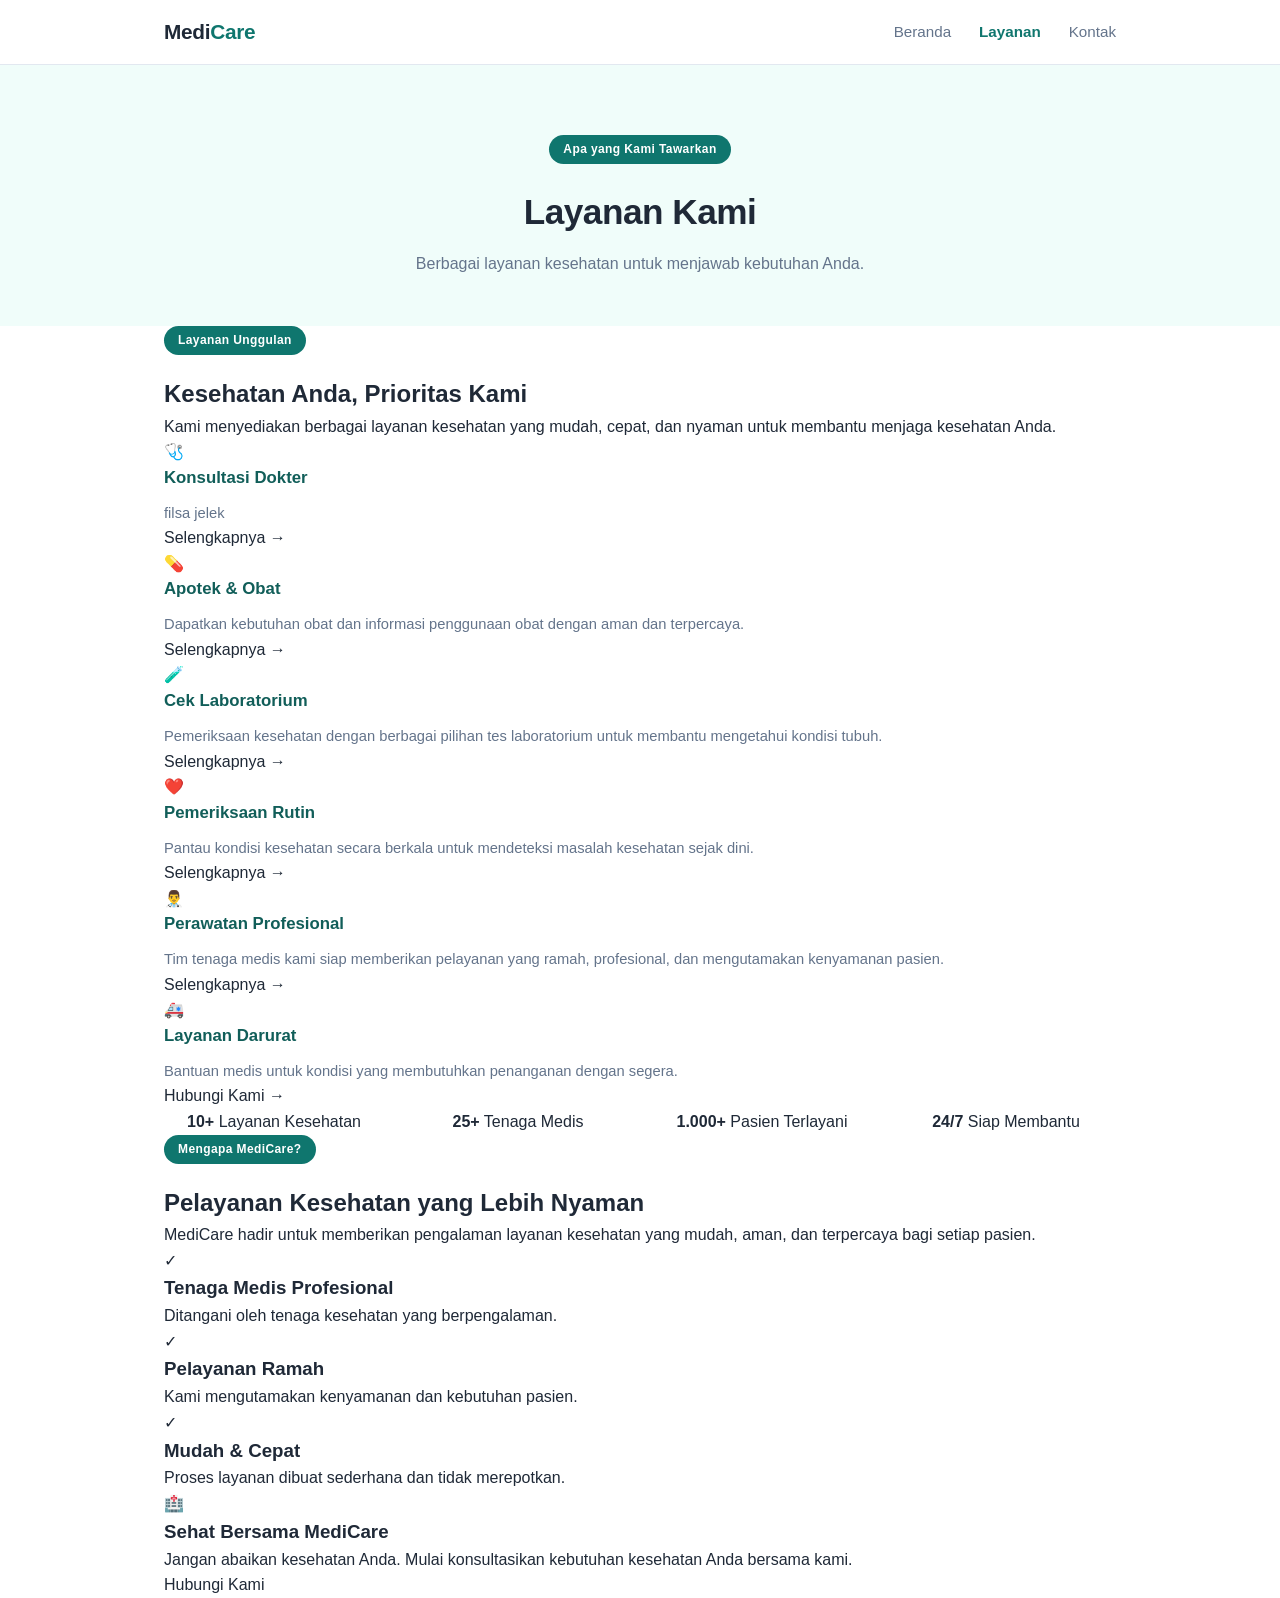
<file: layanan.html>
<!DOCTYPE html>
<html lang="id">
<head>
  <meta charset="UTF-8" />
  <meta name="viewport" content="width=device-width, initial-scale=1.0" />
  <title>Layanan — MediCare</title>
  <link rel="stylesheet" href="style1.css" />
</head>
<body>

  <header class="site-header">
    <div class="container header-inner">
      <a class="logo" href="index.html">Medi<span>Care</span></a>
      <button class="menu-toggle" aria-label="Menu" id="menuToggle">
        <span></span><span></span><span></span>
      </button>
      <nav id="mainNav">
        <a href="index.html">Beranda</a>
        <a href="layanan.html" class="active">Layanan</a>
        <a href="kontak.html">Kontak</a>
      </nav>
    </div>
  </header>

  <main>
    <section class="page-banner">
      <div class="container">
        <span class="badge">Apa yang Kami Tawarkan</span>
        <h1>Layanan Kami</h1>
        <p>Berbagai layanan kesehatan untuk menjawab kebutuhan Anda.</p>
      </div>
    </section>

   
           <section class="services-section">
      <div class="container">
        <div class="section-heading">
          <span class="badge">Layanan Unggulan</span>
          <h2>Kesehatan Anda, Prioritas Kami</h2>
          <p>
            Kami menyediakan berbagai layanan kesehatan yang mudah,
            cepat, dan nyaman untuk membantu menjaga kesehatan Anda.
          </p>
        </div>

 <div class="services-grid">

          <div class="service-card">
            <div class="service-icon">🩺</div>
            <h3>Konsultasi Dokter</h3>
            <p>
              filsa jelek
            </p>
            <a href="kontak.html">Selengkapnya →</a>
          </div>

          <div class="service-card">
            <div class="service-icon">💊</div>
            <h3>Apotek & Obat</h3>
            <p>
              Dapatkan kebutuhan obat dan informasi penggunaan obat
              dengan aman dan terpercaya.
            </p>
            <a href="kontak.html">Selengkapnya →</a>
          </div>

          <div class="service-card">
            <div class="service-icon">🧪</div>
            <h3>Cek Laboratorium</h3>
            <p>
              Pemeriksaan kesehatan dengan berbagai pilihan tes
              laboratorium untuk membantu mengetahui kondisi tubuh.
            </p>
            <a href="kontak.html">Selengkapnya →</a>
          </div>

          <div class="service-card">
            <div class="service-icon">❤️</div>
            <h3>Pemeriksaan Rutin</h3>
            <p>
              Pantau kondisi kesehatan secara berkala untuk mendeteksi
              masalah kesehatan sejak dini.
            </p>
            <a href="kontak.html">Selengkapnya →</a>
          </div>

          <div class="service-card">
            <div class="service-icon">👨‍⚕️</div>
            <h3>Perawatan Profesional</h3>
            <p>
              Tim tenaga medis kami siap memberikan pelayanan yang
              ramah, profesional, dan mengutamakan kenyamanan pasien.
            </p>
            <a href="kontak.html">Selengkapnya →</a>
          </div>

          <div class="service-card">
            <div class="service-icon">🚑</div>
            <h3>Layanan Darurat</h3>
            <p>
              Bantuan medis untuk kondisi yang membutuhkan penanganan
              dengan segera.
            </p>
            <a href="kontak.html">Hubungi Kami →</a>
          </div>

        </div>
      </div>
    </section>

    <section class="stats-section">
      <div class="container stats-grid">

        <div class="stat-item">
          <strong>10+</strong>
          <span>Layanan Kesehatan</span>
        </div>

        <div class="stat-item">
          <strong>25+</strong>
          <span>Tenaga Medis</span>
        </div>

        <div class="stat-item">
          <strong>1.000+</strong>
          <span>Pasien Terlayani</span>
        </div>

        <div class="stat-item">
          <strong>24/7</strong>
          <span>Siap Membantu</span>
        </div>

      </div>
    </section>

        <section class="why-section">
      <div class="container why-content">

        <div class="why-text">
          <span class="badge">Mengapa MediCare?</span>
          <h2>Pelayanan Kesehatan yang Lebih Nyaman</h2>
          <p>
            MediCare hadir untuk memberikan pengalaman layanan kesehatan
            yang mudah, aman, dan terpercaya bagi setiap pasien.
          </p>

          <div class="benefit-list">
            <div class="benefit">
              <span>✓</span>
              <div>
                <h3>Tenaga Medis Profesional</h3>
                <p>Ditangani oleh tenaga kesehatan yang berpengalaman.</p>
              </div>
            </div>

            <div class="benefit">
              <span>✓</span>
              <div>
                <h3>Pelayanan Ramah</h3>
                <p>Kami mengutamakan kenyamanan dan kebutuhan pasien.</p>
              </div>
            </div>

            <div class="benefit">
              <span>✓</span>
              <div>
                <h3>Mudah & Cepat</h3>
                <p>Proses layanan dibuat sederhana dan tidak merepotkan.</p>
              </div>
            </div>
          </div>
        </div>

        <div class="why-box">
          <div class="why-box-icon">🏥</div>
          <h3>Sehat Bersama MediCare</h3>
          <p>
            Jangan abaikan kesehatan Anda. Mulai konsultasikan
            kebutuhan kesehatan Anda bersama kami.
          </p>
          <a href="kontak.html" class="cta-button">Hubungi Kami</a>
        </div>

      </div>
    </section>
</file>
<file: style1.css>
:root {
  --primary: #0f766e;
  --primary-dark: #115e59;
  --primary-soft: #f0fdfa;
  --text: #1f2937;
  --muted: #64748b;
  --bg: #ffffff;
  --border: #e2e8f0;
  --radius: 12px;
  --shadow: 0 6px 24px rgba(15, 118, 110, 0.08);
  --header-h: 64px;
}

* {
  margin: 0;
  padding: 0;
  box-sizing: border-box;
}

html {
  scroll-behavior: smooth;
}

body {
  font-family: "Segoe UI", -apple-system, BlinkMacSystemFont, Roboto, Helvetica, Arial, sans-serif;
  color: var(--text);
  background: var(--bg);
  line-height: 1.6;
  -webkit-font-smoothing: antialiased;
}

.container {
  max-width: 1000px;
  margin: 0 auto;
  padding: 0 24px;
}

a {
  color: inherit;
  text-decoration: none;
}


/* ===== Header ===== */
.site-header {
  position: sticky;
  top: 0;
  z-index: 50;
  background: rgba(255, 255, 255, 0.9);
  backdrop-filter: blur(8px);
  border-bottom: 1px solid var(--border);
}

.header-inner {
  display: flex;
  align-items: center;
  justify-content: space-between;
  height: var(--header-h);
}

.logo {
  font-size: 1.3rem;
  font-weight: 700;
  letter-spacing: -0.3px;
}

.logo span {
  color: var(--primary);
}
nav {
  display: flex;
  gap: 28px;
}

nav a {
  font-weight: 500;
  font-size: 0.95rem;
  color: var(--muted);
  transition: color 0.2s;
}

nav a:hover {
  color: var(--text);
}

nav a.active {
  color: var(--primary);
  font-weight: 600;
}

.menu-toggle {
  display: none;
  flex-direction: column;
  gap: 5px;
  background: none;
  border: none;
  cursor: pointer;
  padding: 6px;
}

.menu-toggle span {
  display: block;
  width: 22px;
  height: 2px;
  background: var(--text);
  border-radius: 2px;
}

.btn {
  display: inline-block;
  padding: 12px 28px;
  border-radius: 999px;
  font-weight: 600;
  font-size: 0.95rem;
  border: 1.5px solid transparent;
  cursor: pointer;
  transition: all 0.2s;
}

.btn-primary {
  background: var(--primary);
  color: #fff;
}

.btn-primary:hover {
  background: var(--primary-dark);
  transform: translateY(-1px);
}

.btn-outline {
  background: transparent;
  color: var(--primary);
  border-color: var(--primary);
}

.btn-outline:hover {
  background: var(--primary);
  color: #fff;
}

.btn-block {
  width: 100%;
}

.hero {
  padding: 100px 0 70px;
  text-align: center;
  background: var(--primary-soft);
}

.badge {
  display: inline-block;
  background: var(--primary);
  color: #fff;
  font-size: 0.75rem;
  font-weight: 600;
  letter-spacing: 0.4px;
  padding: 5px 14px;
  border-radius: 999px;
  margin-bottom: 20px;
}

.hero h1 {
  font-size: 2.6rem;
  font-weight: 700;
  line-height: 1.15;
  letter-spacing: -0.5px;
  max-width: 640px;
  margin: 0 auto 16px;
}

.hero h1 em {
  font-style: normal;
  color: var(--primary);
}

.hero p {
  color: var(--muted);
  font-size: 1.1rem;
  max-width: 480px;
  margin: 0 auto 32px;
}

.hero-btns {
  display: flex;
  gap: 12px;
  justify-content: center;
  flex-wrap: wrap;
}

/* ===== Section ===== */
.section-title {
  text-align: center;
  font-size: 1.7rem;
  font-weight: 700;
  letter-spacing: -0.4px;
  margin-bottom: 40px;
}

.features {
  padding: 70px 0;
}

.features-grid {
  display: grid;
  grid-template-columns: repeat(3, 1fr);
  gap: 24px;
}

.feature-card {
  background: var(--bg);
  border: 1px solid var(--border);
  border-radius: var(--radius);
  padding: 28px 24px;
  transition: all 0.2s;
}

.feature-card:hover {
  box-shadow: var(--shadow);
  border-color: var(--primary);
  transform: translateY(-3px);
}

.feature-card h3 {
  font-size: 1.05rem;
  margin-bottom: 10px;
}

.feature-card p {
  color: var(--muted);
  font-size: 0.92rem;
}

.stats {
  background: var(--primary);
  padding: 60px 0;
  color: #fff;
}

.stats-grid {
  display: grid;
  grid-template-columns: repeat(4, 1fr);
  gap: 24px;
  text-align: center;
}

.stat-number {
  font-size: 2.4rem;
  font-weight: 700;
  display: block;
  line-height: 1.1;
}

.stat-label {
  font-size: 0.85rem;
  opacity: 0.9;
}

.cta {
  padding: 70px 0;
  text-align: center;
}

.cta h2 {
  font-size: 1.8rem;
  font-weight: 700;
  margin-bottom: 10px;
}

.cta p {
  color: var(--muted);
  margin-bottom: 24px;
}

.page-banner {
  background: var(--primary-soft);
  text-align: center;
  padding: 70px 0 50px;
}

.page-banner h1 {
  font-size: 2.2rem;
  font-weight: 700;
  letter-spacing: -0.5px;
  margin-bottom: 10px;
}

.page-banner p {
  color: var(--muted);
}

.service-card:hover {
  box-shadow: var(--shadow);
  bor.services {
  padding: 60px 0;
}

.services-grid {
  display: grid;
  grid-template-columns: repeat(3, 1fr);
  gap: 24px;
}

.service-card {
  background: var(--bg);
  border: 1px solid var(--border);
  border-radius: var(--radius);
  padding: 28px 24px;
  transition: all 0.2s;
}

der-color: var(--primary);
  transform: translateY(-3px);
}

.service-card h3 {
  font-size: 1.05rem;
  margin-bottom: 10px;
  color: var(--primary-dark);
}

.service-card p {
  color: var(--muted);
  font-size: 0.92rem;
}

.contact {
  padding: 60px 0;
}

.contact-grid {
  display: grid;
  grid-template-columns: 1fr 1.2fr;
  gap: 48px;
  align-items: start;
}

.contact-info h2,
.contact-form h2 {
  font-size: 1.4rem;
  font-weight: 700;
  margin-bottom: 24px;
}

.info-item {
  display: flex;
  gap: 16px;
  margin-bottom: 22px;
}

.info-icon {
  font-size: 1.3rem;
  flex-shrink: 0;
  line-height: 1.4;
}

.info-item h4 {
  font-size: 0.95rem;
  margin-bottom: 2px;
}

.info-item p {
  color: var(--muted);
  font-size: 0.92rem;
}

.contact-form h2 {
  margin-bottom: 6px;
}

.contact-form > p {
  color: var(--muted);
  margin-bottom: 20px;
  font-size: 0.92rem;
}

.form-group {
  margin-bottom: 18px;
}

.form-group label {
  display: block;
  font-weight: 500;
  font-size: 0.85rem;
  margin-bottom: 6px;
}

.form-group input,
.form-group textarea {
  width: 100%;
  padding: 11px 14px;
  border: 1px solid var(--border);
  border-radius: 10px;
  font-family: inherit;
  font-size: 0.95rem;
  background: var(--bg);
  transition: border-color 0.2s;
}

.form-group input:focus,
.form-group textarea:focus {
  outline: none;
  border-color: var(--primary);
}

.form-status {
  margin-top: 14px;
  font-size: 0.9rem;
  font-weight: 600;
}

.form-status.success {
  color: #16a34a;
}

.form-status.error {
  color: #dc2626;
}

.site-footer {
  background: #0f172a;
  color: #cbd5e1;
  padding-top: 48px;
}

.footer-inner {
  display: grid;
  grid-template-columns: 2fr 1fr 1fr;
  gap: 40px;
  padding-bottom: 40px;
}

.footer-brand strong {
  font-size: 1.2rem;
  color: #fff;
  display: block;
  margin-bottom: 12px;
}

.footer-brand p,
.footer-links p {
  color: #94a3b8;
  font-size: 0.9rem;
}

.footer-links h4 {
  color: #fff;
  font-size: 0.95rem;
  margin-bottom: 12px;
}

.footer-links {
  display: flex;
  flex-direction: column;
  gap: 8px;
}

.footer-links a:hover {
  color: #fff;
}

.footer-bottom {
  border-top: 1px solid #1e293b;
  text-align: center;
  padding: 18px;
  color: #64748b;
  font-size: 0.85rem;
}

@media (max-width: 800px) {
  .features-grid,
  .services-grid {
    grid-template-columns: repeat(2, 1fr);
  }

  .stats-grid {
    grid-template-columns: repeat(2, 1fr);
  }

  .contact-grid {
    grid-template-columns: 1fr;
  }
}

@media (max-width: 600px) {
  .menu-toggle {
    display: flex;
  }

  nav {
    position: absolute;
    top: var(--header-h);
    left: 0;
    right: 0;
    background: #fff;
    flex-direction: column;
    gap: 0;
    padding: 8px 24px 16px;
    border-bottom: 1px solid var(--border);
    box-shadow: var(--shadow);
    display: none;
  }

  nav.open {
    display: flex;
  }

  nav a {
    padding: 12px 0;
    border-bottom: 1px solid var(--border);
  }

  .hero {
    padding: 70px 0 50px;
  }

  .hero h1 {
    font-size: 2rem;
  }

  .features-grid,
  .services-grid,
  .footer-inner {
    grid-template-columns: 1fr;
  }
}
</file>
